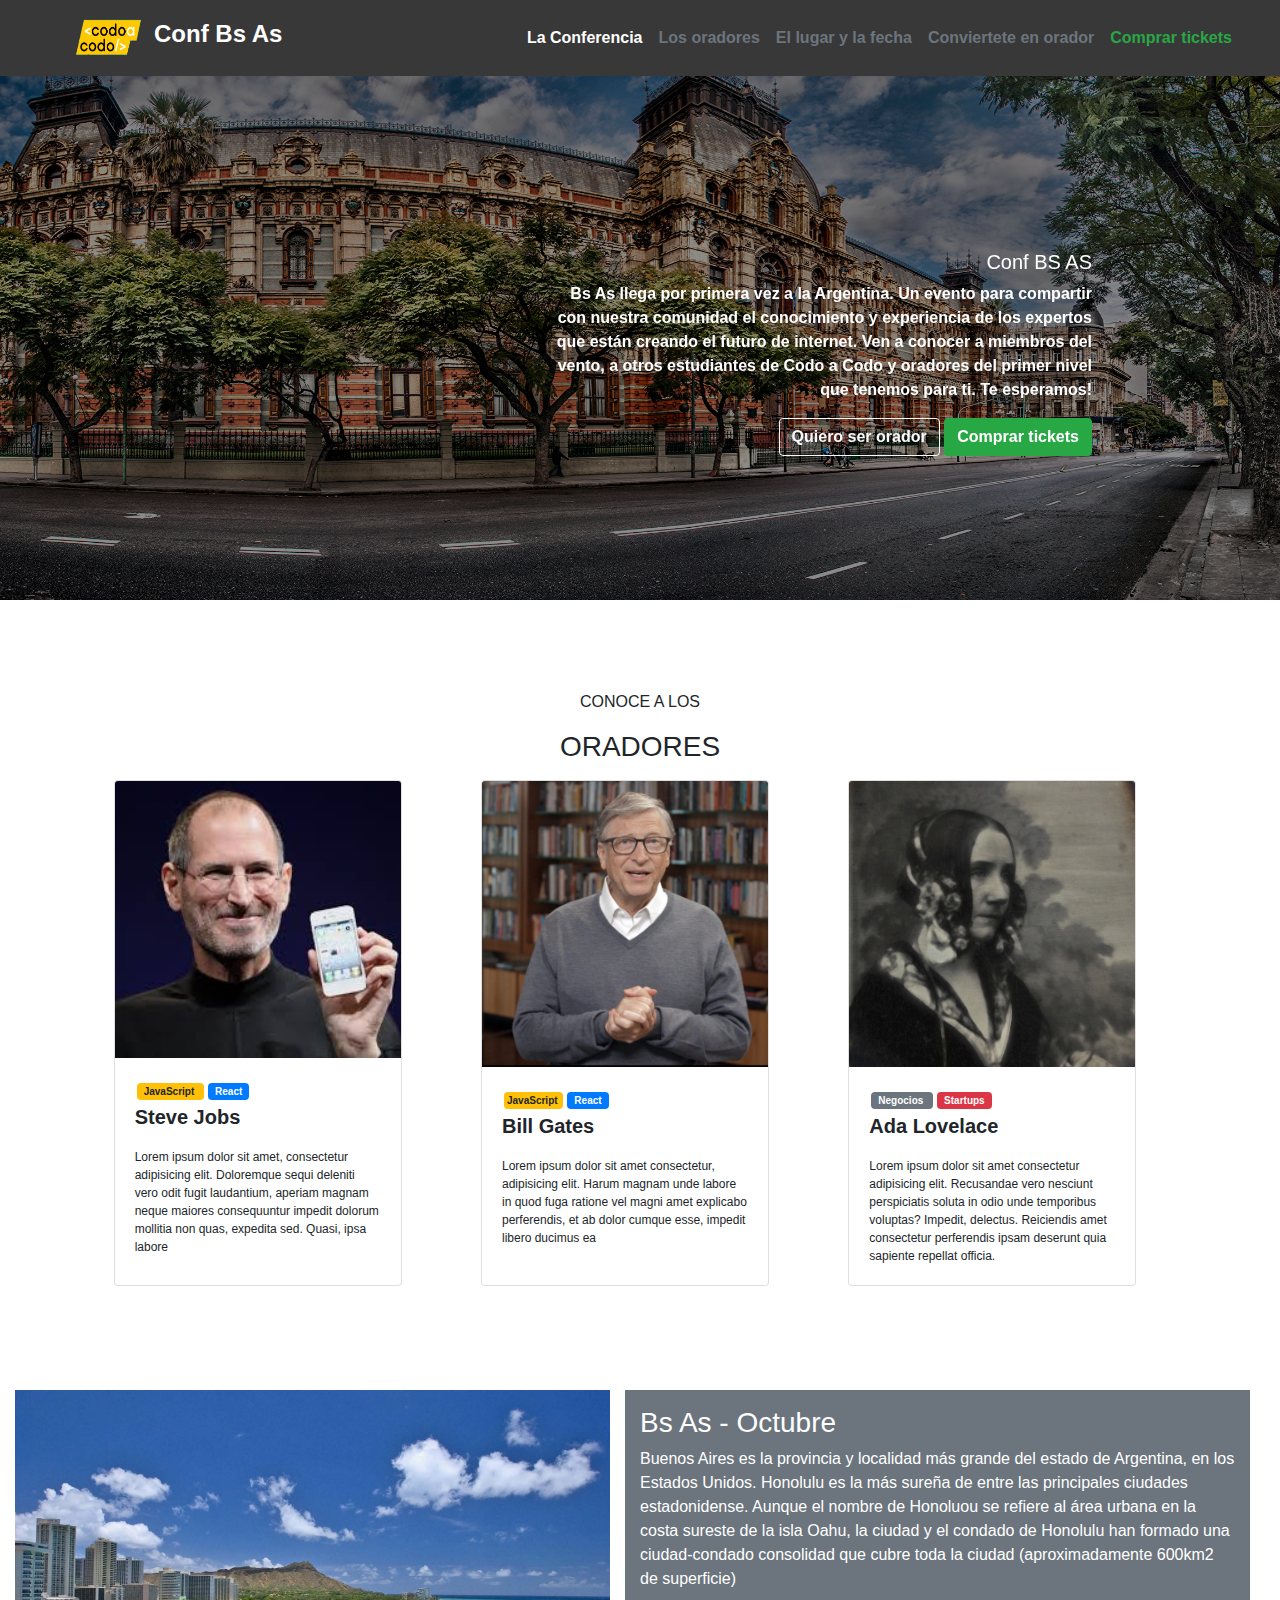
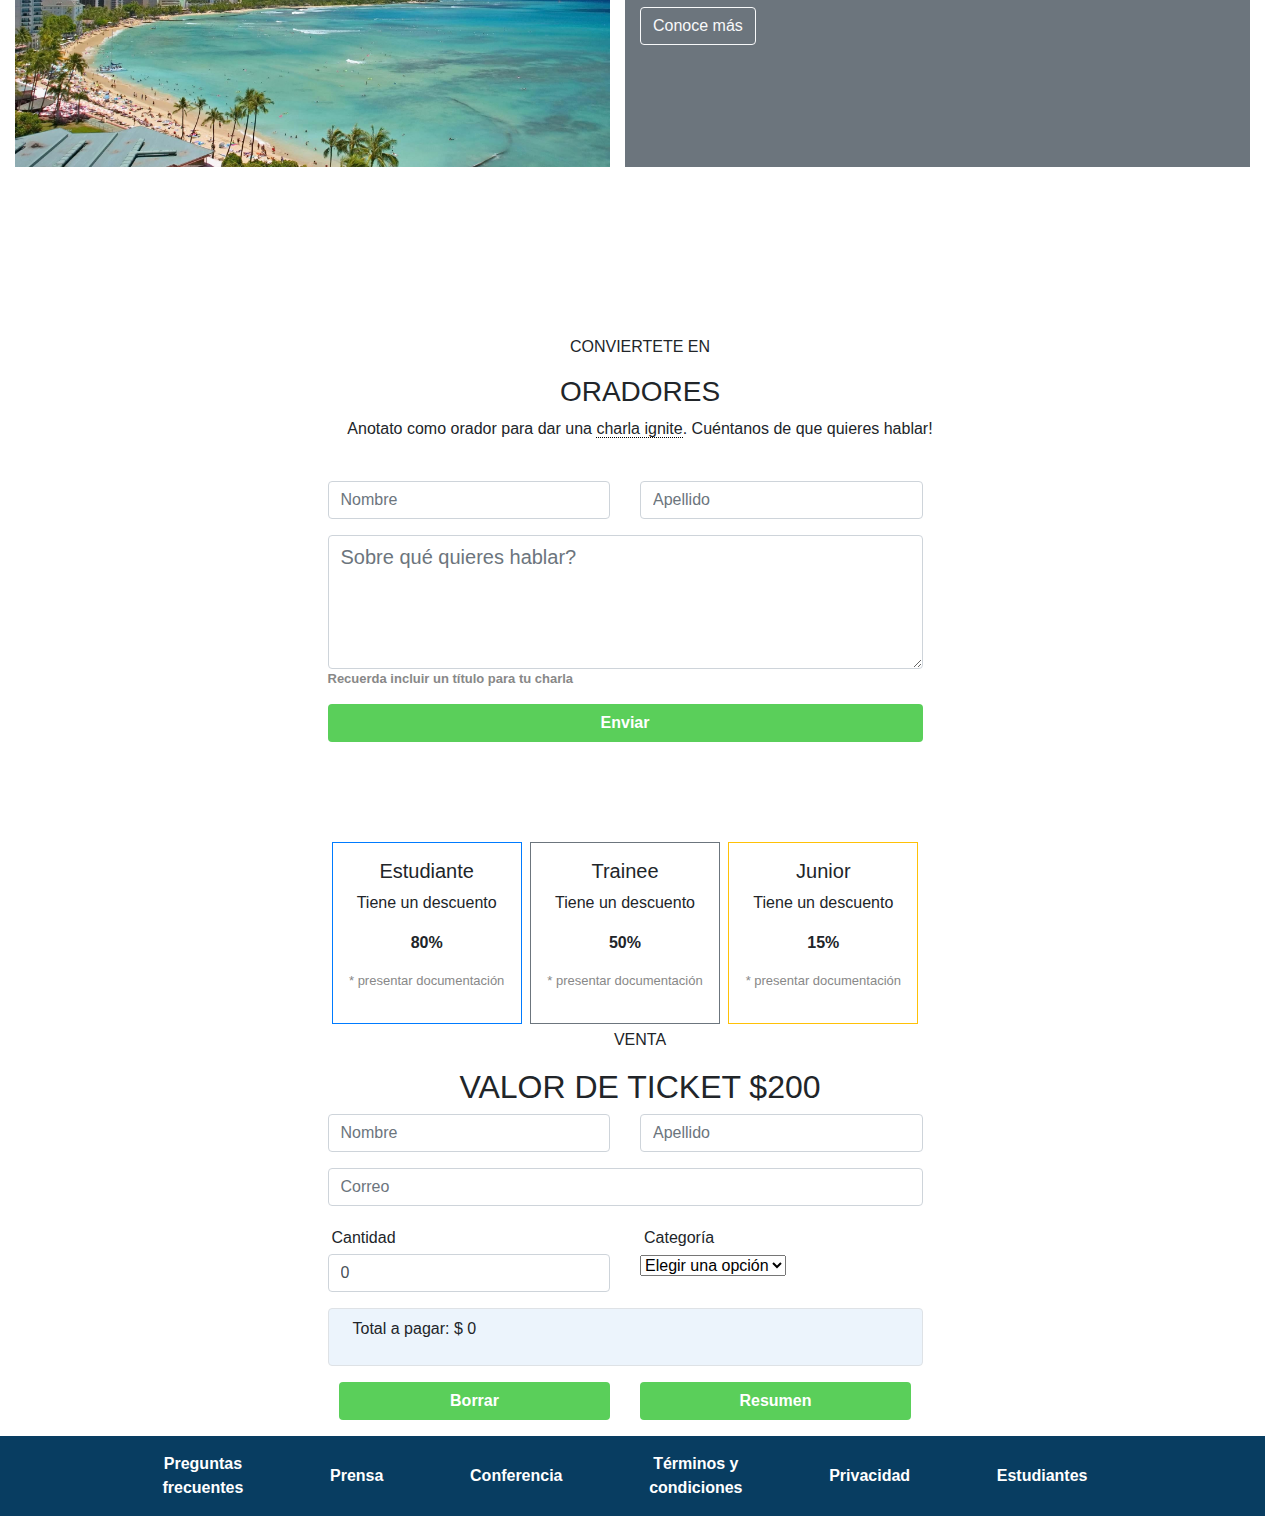
<file: index.html>
<!DOCTYPE html>
<html lang="en">

<head>
  <meta charset="UTF-8">
  <meta name="viewport" content="width=device-width, initial-scale=1.0">
  <link rel="stylesheet" href="https://maxcdn.bootstrapcdn.com/bootstrap/4.5.2/css/bootstrap.min.css">


  <link rel="stylesheet" href="style.css">
  <title>Header con Bootstrap</title>
</head>

<body>
  <!--HEADER-->
  <nav class="navbar navbar-expand-lg navbar-light header">
    <img src="Imagenes/codoacodo.png" alt="Descripción de la imagen" class="img-fluid imgheader ml-5">
    <h4 class="text-white"><b> Conf Bs As</b></h4>
    <button class="navbar-toggler" type="button" data-toggle="collapse" data-target="#navbarNav"
      aria-controls="navbarNav" aria-expanded="false" aria-label="Toggle navigation">
      <span class="navbar-toggler-icon"></span>
    </button>
    <div class="collapse navbar-collapse" id="navbarNav">
      <ul class="navbar-nav ml-auto mr-4">
        <li class="nav-item active">
          <a class="nav-link text-white" href="#La-conferencia"><b>La Conferencia</b></a>
        </li>
        <li class="nav-item">
          <a class="nav-link text-secondary" href="#Los-oradores"><b>Los oradores</b></a>
        </li>
        <li class="nav-item">
          <a class="nav-link text-secondary" href="#Lugar-y-fecha"><b>El lugar y la fecha</b></a>
        </li>
        <li class="nav-item">
          <a class="nav-link text-secondary" href="#Ser-orador"><b>Conviertete en orador</b></a>
        </li>
        <li class="nav-item">
          <a class="nav-link text-success" href="#comprartickets"><b>Comprar tickets</b></a>
        </li>
      </ul>
    </div>
  </nav>
  </header>
  <!--LA CONFERENCIA-->

  <div id="La-conferencia" class="carousel slide ">
    <div class="carousel-indicators">
    </div>
    <div class="carousel-inner" data-bs-ride="carousel">
      <div class="carousel-item active">
        <img src="Imagenes/ba1.jpg" class=" d-block img-fluid foto " alt="...">
        <div class="carousel-caption d-md-block text-white cartelfoto  text-center text-md-right ">
          <h5>Conf BS AS</h5>
          <p><b>Bs As llega por primera vez a la Argentina. Un evento para compartir con
              nuestra comunidad el conocimiento y experiencia de los expertos que
              están creando el futuro de internet. Ven a conocer a miembros del
              vento, a otros estudiantes de Codo a Codo y oradores del primer
              nivel que tenemos para ti. Te esperamos!</b></p>
          <a href="#Ser-orador"><button type="button" class="btn btn-outline-light"><b>Quiero ser
                orador</b></button></a>
         <a href="#comprartickets"> <button type="button" class="btn btn-success" ><b>Comprar tickets</b></button>
        </div></a>

      </div>

    </div>

    <!--LOS ORADORES-->
    <div id="Los-oradores" class=""></div>
    <div class="row justify-content-center align-items-center margensuperiororadores ">
      <div class="col-12 text-center ">
        <p>CONOCE A LOS</p>
        <h3>ORADORES</h3>
      </div>
    </div>
    <section class="container-fluid row cuadros123">
      <div
        class="col-sm-4 col-12 d-flex justify-content-center d-sm-flex justify-content-sm-end align-content-sm-center my-2 ">
        <div class="card " style="width: 18rem;">
          <img src="Imagenes/steve.jpg" class="card-img-top" alt="...">
          <div class="card-body">
            <div class="badge bg-warning text-wrap" style="width: 3rem;">
              JavaScript
            </div>
            <div class="badge bg-primary text-wrap text-white" style="width: 3rem;">
              React
            </div>
            <p class="orador"><b>Steve Jobs</b></p>
            <p class="card-text">Lorem ipsum dolor sit amet, consectetur adipisicing elit. Doloremque sequi deleniti
              vero odit fugit laudantium, aperiam magnam neque maiores consequuntur impedit dolorum mollitia non quas,
              expedita sed. Quasi, ipsa labore</p>
          </div>
        </div>
      </div>
      <div
        class="col-sm-4 col-12  d-flex justify-content-center d-sm-flex justify-content-sm-center align-content-sm-center my-2">
        <div class="card " style="width: 18rem;">
          <img src="Imagenes/bill.jpg" class="card-img-top" alt="...">
          <div class="card-body">
            <div class="badge bg-warning text-wrap " style="width: 3rem; padding: 3px;">
              JavaScript
            </div>
            <div class="badge bg-primary text-wrap text-white" style="width: 3rem;">
              React
            </div>

            <p class="orador"><b>Bill Gates</b></p>
            <p class="card-text text-sm">Lorem ipsum dolor sit amet consectetur, adipisicing elit. Harum magnam unde
              labore in quod fuga ratione vel magni amet explicabo perferendis, et ab dolor cumque esse, impedit libero
              ducimus ea</p>
          </div>
        </div>
      </div>
      <div
        class="col-sm-4 col-12  d-flex justify-content-center d-sm-flex justify-content-sm-start align-content-sm-center my-2">
        <div class="card" style="width: 18rem;">
          <img src="Imagenes/ada.jpeg" class="card-img-top" alt="...">
          <div class="card-body">
            <div class="badge bg-secondary text-wrap text-white" style="width: 3rem;">
              Negocios </div>
            <div class="badge bg-danger  text-white" style="width: 3rem ;">
              Startups
            </div>

            <p class="orador"><b>Ada Lovelace</b></p>
            <p class="card-text">Lorem ipsum dolor sit amet consectetur adipisicing elit. Recusandae vero nesciunt
              perspiciatis soluta in odio unde temporibus voluptas? Impedit, delectus. Reiciendis amet consectetur
              perferendis ipsam deserunt quia sapiente repellat officia.</p>
          </div>
        </div>
      </div>
      <div class="container ">
    </section>


    <!--LUGAR Y FECHA-->
    <div id="Lugar-y-fecha">
      <div class="container-fluid row my-5 ">
        <div class="col-sm-6 col-12 foto1 my-5 "><img src="Imagenes/honolulu.jpg" class="img-fluid imagenplaya" alt="">
        </div>
        <div class="col-sm-6 col-12 py-3  my-5  bg-secondary text-white foto2">
          <h3>Bs As - Octubre</h3>
          <p> Buenos Aires es la provincia y localidad más grande del estado de Argentina, en los Estados Unidos.
            Honolulu es la más sureña de entre las principales ciudades estadonidense. Aunque el nombre de Honoluou
            se refiere al área urbana en la costa sureste de la isla Oahu, la ciudad y el condado de Honolulu han
            formado una ciudad-condado consolidad que cubre toda la ciudad (aproximadamente 600km2 de superficie) </p>
          <button type="button" class="btn btn-outline-light">Conoce más</button>
        </div>
      </div>
    </div>
    <!--CONVIERTETE EN ORADOR-->
    <div id="Ser-orador" class="row justify-content-center align-items-center">
      <div class="col-12 text-center my-sm-4 textoorador">
        <p class="serorador mt-5">CONVIERTETE EN</p>
        <h3>ORADORES</h3>
        <p class="text-decoration-style:dotted">Anotato como orador para dar una <span class="subrayado-punteado">charla
            ignite</span>. Cuéntanos de que quieres hablar!</p>
      </div>

    </div>
    <div class="row container-fluid ">
      <div class="col-sm-3">
      </div>
      <div class="col-sm-3  formulario">
        <input type="text" class="form-control" placeholder="Nombre" aria-label="Last name">
      </div>
      <div class="col-sm-3  formulario">
        <input type="text" class="form-control" placeholder="Apellido" aria-label="First name">
      </div>
      <div class="col-sm-3">
      </div>
    </div>
    <div class="container-fluid row">
      <div class="col-3"></div>
      <div class=" container-fluid col-sm-6">
        <div class="mb-3 my-3">
          <textarea class="form-control" rows="4" id="textarea" placeholder="Sobre qué quieres hablar?"
            style="font-size: 20px;"></textarea>
          <p class="textoarea"><b>Recuerda incluir un título para tu charla</b></p>
          <button class="btn btnenviar btn-block text-white"><b>Enviar</b></button>


        </div>
      </div>
      <div class="col-3"></div>

    </div>
  </div>

  <!--COMPRAR TICKETS-->
  <div id="comprartickets" >
    <div class="row " >

      <div class="col-3">
      </div>
      <div class="col-sm col cajas1 ">
        <div class="row container text-center ">
          <div class="col border border-primary m-1 p-3 cajadetalle1">
            <h5>Estudiante</h5>
            <p>Tiene un descuento</p>
            <p class="font-weight-bold">80%</p>
            <p class="presentardocumentacion">* presentar documentación</p>
          </div>
          <div class="col-sm col border border-secondary m-1 p-3 cajadetalle1">
            <h5>Trainee</h5>
            <p>Tiene un descuento</p>
            <p class="font-weight-bold">50%</p>
            <p class="presentardocumentacion">* presentar documentación</p>
          </div>
          <div class="col-sm col border border-warning  m-1 p-3 cajadetalle1">
            <h5>Junior</h5>
            <p>Tiene un descuento</p>
            <p class="font-weight-bold">15%</p>
            <p class="presentardocumentacion">* presentar documentación</p>
          </div>
        </div>
        <p class="text-center">VENTA</p>
        <h2 class="text-center">VALOR DE TICKET $200</h2>

      </div>
      <div class="col-3">

      </div>

    </div>
    <form id="mi-formulario">
      <div class="row container-fluid ">
        <div class="col-sm-3">
        </div>
        <div class="col-sm-3  formulario">
          <input type="text" class="form-control" placeholder="Nombre" aria-label="Last name" id="nombre">
        </div>
        <div class="col-sm-3  formulario">
          <input type="text" class="form-control" placeholder="Apellido" aria-label="First name" id="apellido">
        </div>
        <div class="col-sm-3">
        </div>
      </div>
      <div class="container-fluid row">
        <div class="col-3"></div>
        <div class=" container-fluid col-sm-6">
          <div class="mb-3 my-3">
            <input type="email" class="form-control" placeholder="Correo" aria-label="First name" id="email">
          </div>
        </div>
        <div class="col-3"></div>

      </div>
      <div class="row container-fluid ">
        <div class="col-sm-3">
        </div>
        <div class="col-sm-3 ">
          <p class="m-1">Cantidad</p>
          <input type="number" class="form-control" placeholder="Cantidad" id="cantidad" value="0" aria-label="Last name">
        </div>
        <div class="col-sm-3 ">
          <p class="m-1">Categoría</p>
          <select id="categoria" class="form-select">
            <option selected>Elegir una opción</option>
            <option value="estudiante">Estudiante</option>
            <option value="trainee">Trainee</option>
            <option value="junior">Junior</option>
          </select>
        </div>
        <div class="col-sm-3">
        </div>
      </div>
  </div>
  <div class="container-fluid row">
    <div class="col-3"></div>
    <div class=" container-fluid col-sm-6">

      <div class="border p-2 mb-2 rounded my-3 pl-4" style="background-color: #ECF4FC"><p id="resultado">Total a pagar: $ <span id="precio-total">0</span></p></div>
    </div>
    <div class="col-3"></div>
    <div class="row container-fluid mx-2 mb-3">
      <div class="col-sm-3">
      </div>
      <div class="d-grid gap-2 col-3 ">
        <button class="btn btnenviar1 btn-block text-white" id="boton-borrar"><b>Borrar</b></button>


      </div>
      <div class="d-grid gap-2 col-3 ">
        <button class="btn btnenviar1 btn-block text-white" id="calcular-descuento"><b>Resumen</b></button>

      </div>
      <div class="col-sm-3">
       
      </div>
    </div>

  </div>
</form>
  <!--FOOTER-->
  <footer>

    </section>

    <section class="container-fluid row  footercolor text-white py-3 ">
      <div class="col-sm-1"></div>
      <div class="col-sm-10 text-center d-sm-flex justify-content-sm-around align-items-sm-center palabrasheader">
        <div><b>Preguntas<br>frecuentes</b></div>
        <div><b>Prensa</b></div>
        <div><b>Conferencia</b></div>
        <div><b>Términos y <br> condiciones</b></div>
        <div><b>Privacidad</b></div>
        <div><b>Estudiantes</b></div>
      </div>
      <div class="col-sm-1"></div>

    </section>
  </footer>
  <script src="JS/borrar.js"></script>
  <script src="JS/resumen.js"></script>

  <script src="https://code.jquery.com/jquery-3.5.1.slim.min.js"></script>
  <script src="https://cdn.jsdelivr.net/npm/@popperjs/core@2.5.3/dist/umd/popper.min.js"></script>
  <script src="https://maxcdn.bootstrapcdn.com/bootstrap/4.5.2/js/bootstrap.min.js"></script>
</body>

</html>
</file>
<file: style.css>
*{
    padding: 0;
    margin: 0;
}

/*HEADER*/
.navbar {
    position: fixed;
    width: 100%;
    z-index: 1000;
  }

.imgheader{
    width: 90px;
    height: 60px;
}

.header {
    background-color: #383838;
}

/*LA CONFERENCIA*/

.foto {
    width: 1400px;
  height: 600px;
  filter: brightness(55%);
}

.cartelfoto {
    width: 550px;
    height: 300px;
  margin-left: 350px;
  margin-bottom: 50px;
}

.invisible {
    visibility: hidden;
}
/*LOS ORADORES*/

.margensuperiororadores {
    margin-top: 90px;
}
.card-text {
    font-size: 12px;
}

.badge {
    display: inline;
    font-size: 10px;
    padding: 3px 7px; 
    margin: 2px 
}

.orador {
    font-size: 20px ;
}

/*LUGAR Y FECHA*/


/*CONVIERTETE EN ORADIR*/

.btnenviar {
    background-color: rgb(90, 207, 90) 
}


.subrayado-punteado {
    border-bottom: 1px dotted #000; 
  
  }

  .textoarea {
    font-size: small;
    color: #888888;
  }

  /*COMPRAR TICKETS*/

  .btnenviar1{
    background-color: rgb(90, 207, 90); 
  }
.cajadetalle1{
  transition: transform 0.3s;
}
  .cajadetalle1:hover {
    transform: scale(1.1);
}
.cajas1{
  margin-top:80px;
}
  /*FOOTER*/

  .footercolor {
    background-color: rgb(8, 61, 97);
  }

  .presentardocumentacion {
    font-size: 13px;
    color: #888888;
  }


  @media (max-width: 992px) {
    .serorador {
        margin-top: 100px;}
        .cartelfoto {
            width: 550px;
            height: 300px;
          margin-left: 150px;
          margin-bottom: 50px;
        }
        .imagenplaya {
            height: 300px;
        }
       
    }


@media (max-width: 768px) {
    .serorador {
        margin-top: 100px;
    }

    .imagenplaya {
        height: 335px;
    }
    .cartelfoto {
        width: 550px;
        height: 300px;
      margin-left: 0px;
      margin-bottom: 100px;
      font-size: 20px;
    }
      
 
    }
  
    


@media (max-width: 576px) {
    .serorador {
        margin-top: 100px;
    }
    .imagenplay { 
    height: 319px;
width: 380px;    
margin: 0px 5px;
}
.cartelfoto {
    width: 400px;
    height: 380px;
  margin-bottom: 100px;
  font-size: 17px;
}
  
.foto1 {
    margin-bottom: 10px;
}

.foto2 {
    margin-left: 10px;
}
  
}
</file>
